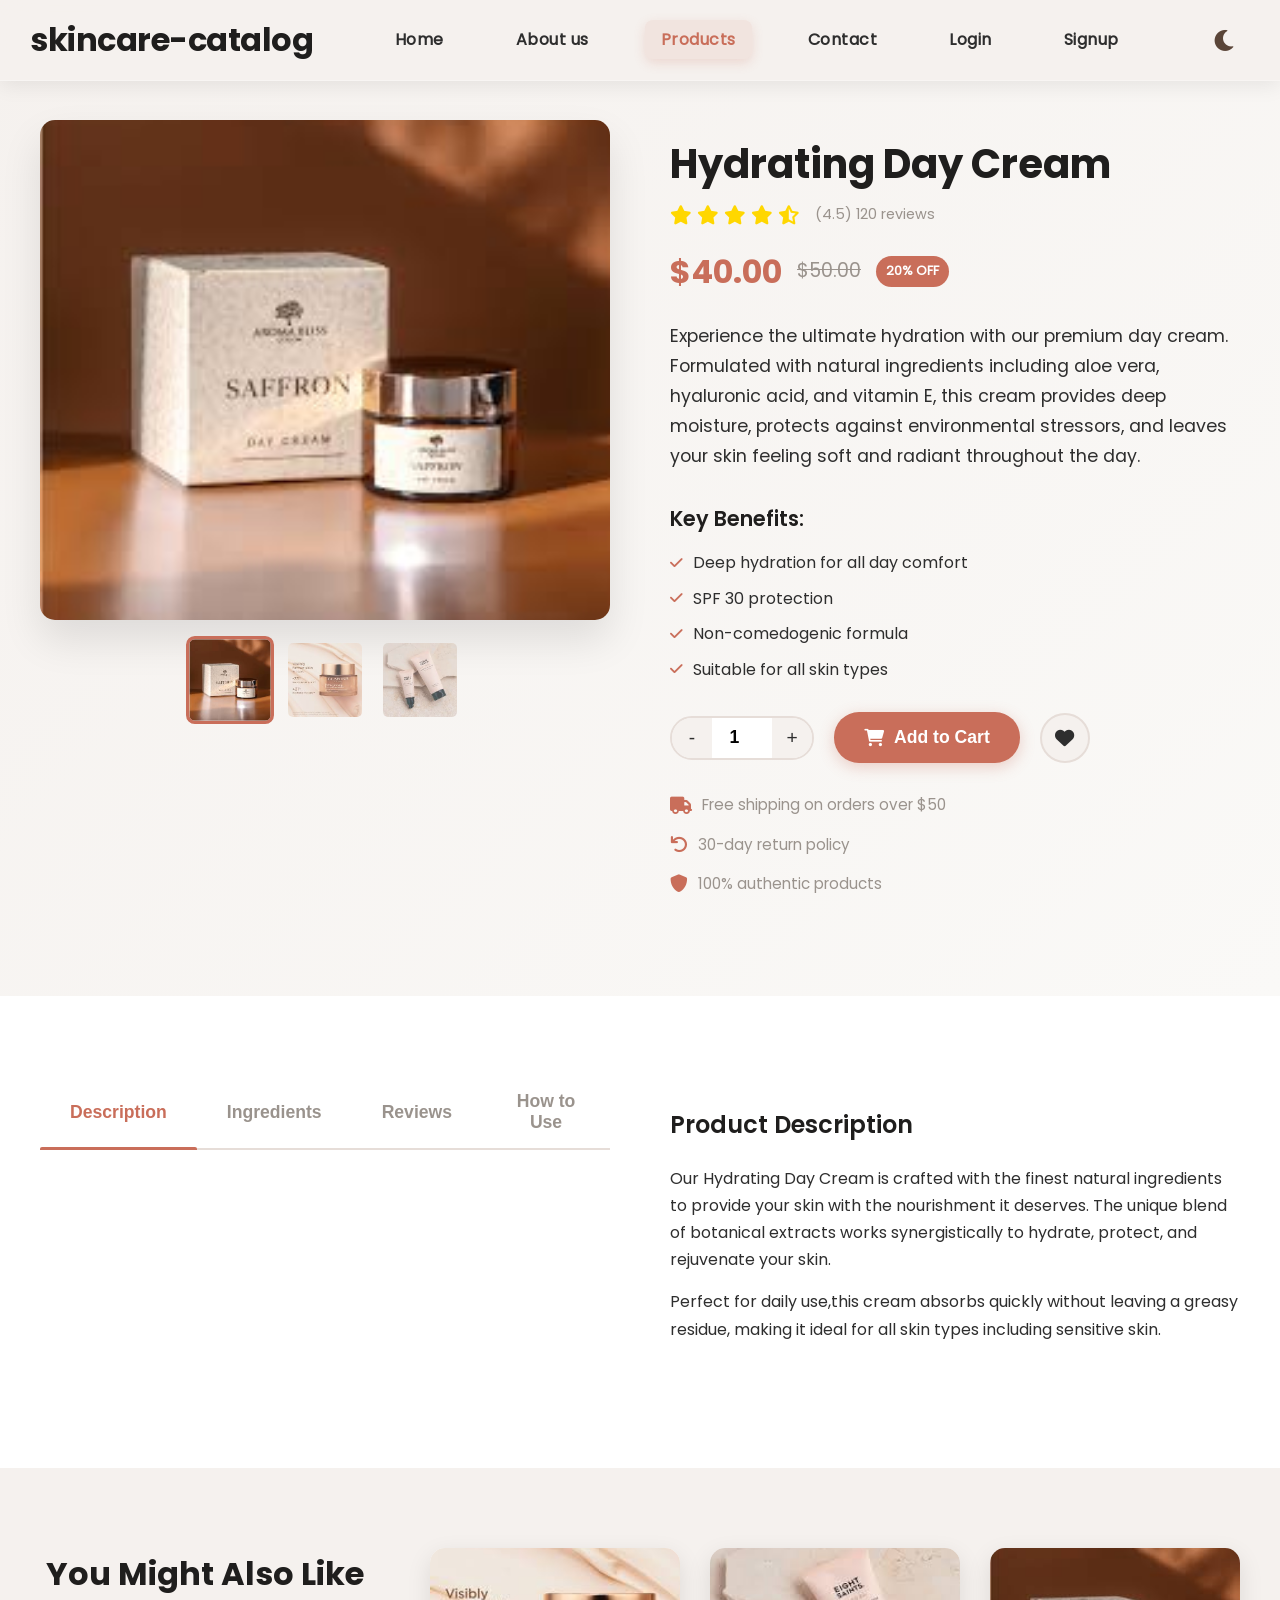
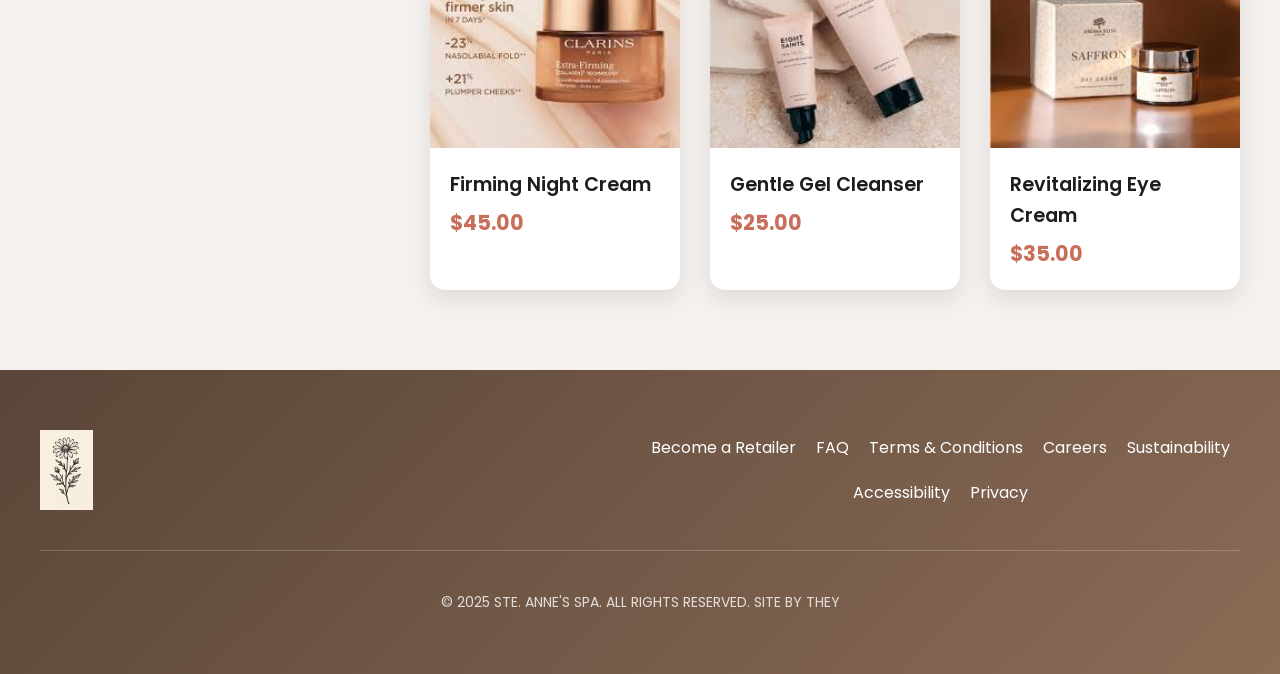
<file: product.html>
<!DOCTYPE html>
<html lang="en">
<head>
    <meta charset="UTF-8">
    <meta name="viewport" content="width=device-width, initial-scale=1.0">
    <title>Product Details - STE. ANNE'S SKIN NOURISHMENT</title>
    <link rel="stylesheet" href="./css/product.css">
    <link rel="stylesheet" href="https://cdnjs.cloudflare.com/ajax/libs/font-awesome/6.0.0/css/all.min.css">
</head>
<body>
    <!-- Navigation -->
    <nav class="navbar">
        <div class="nav-container">
            <div class="nav-logo">
                <span>skincare-catalog</span>
            </div>
            <ul class="nav-pgs">
                <li class="nav-pg"><a href="index.html" class="nav-link">Home</a></li>
                <li class="nav-pg"><a href="About-us.html" class="nav-link">About us</a></li>
                <li class="nav-pg"><a href="products.html" class="nav-link active">Products</a></li>
                <li class="nav-pg"><a href="contact.html" class="nav-link">Contact</a></li>
                <li class="nav-pg"><a href="login.html" class="nav-link">Login</a></li>
                <li class="nav-pg"><a href="sign-up.html" class="nav-link">Signup</a></li>
            </ul>
            <button id="theme-toggle" class="theme-toggle" aria-label="Toggle theme">
                <i class="fas fa-moon"></i>
            </button>
        </div>
    </nav>

    <!-- Product Details Section -->
    <section class="product-details">
        <div class="container">
            <div class="product-gallery">
                <div class="main-image">
                    <img src="./images/daycream.jpeg" alt="Day Cream" id="main-product-image">
                </div>
                <div class="thumbnail-gallery">
                    <img src="./images/daycream.jpeg" alt="Day Cream View 1" class="thumbnail active" onclick="changeImage('./images/daycream.jpeg')">
                    <img src="./images/firmingcream.jpeg" alt="Day Cream View 2" class="thumbnail" onclick="changeImage('./images/firmingcream.jpeg')">
                    <img src="./images/gelcleanser.jpeg" alt="Day Cream View 3" class="thumbnail" onclick="changeImage('./images/gelcleanser.jpeg')">
                </div>
            </div>
            <div class="product-info">
                <h1 class="product-title">Hydrating Day Cream</h1>
                <div class="product-rating">
                    <i class="fas fa-star"></i>
                    <i class="fas fa-star"></i>
                    <i class="fas fa-star"></i>
                    <i class="fas fa-star"></i>
                    <i class="fas fa-star-half-alt"></i>
                    <span>(4.5) 120 reviews</span>
                </div>
                <div class="product-price">
                    <span class="current-price">$40.00</span>
                    <span class="original-price">$50.00</span>
                    <span class="discount">20% OFF</span>
                </div>
                <p class="product-description">
                    Experience the ultimate hydration with our premium day cream. Formulated with natural ingredients including aloe vera, hyaluronic acid, and vitamin E, this cream provides deep moisture, protects against environmental stressors, and leaves your skin feeling soft and radiant throughout the day.
                </p>
                <div class="product-benefits">
                    <h3>Key Benefits:</h3>
                    <ul>
                        <li><i class="fas fa-check"></i> Deep hydration for all day comfort</li>
                        <li><i class="fas fa-check"></i> SPF 30 protection</li>
                        <li><i class="fas fa-check"></i> Non-comedogenic formula</li>
                        <li><i class="fas fa-check"></i> Suitable for all skin types</li>
                    </ul>
                </div>
                <div class="product-actions">
                    <div class="quantity-selector">
                        <button class="qty-btn" onclick="decreaseQty()">-</button>
                        <input type="number" id="quantity" value="1" min="1" max="10">
                        <button class="qty-btn" onclick="increaseQty()">+</button>
                    </div>
                    <button class="add-to-cart-btn">
                        <i class="fas fa-shopping-cart"></i> Add to Cart
                    </button>
                    <button class="wishlist-btn">
                        <i class="fas fa-heart"></i>
                    </button>
                </div>
                <div class="product-meta">
                    <div class="meta-item">
                        <i class="fas fa-truck"></i>
                        <span>Free shipping on orders over $50</span>
                    </div>
                    <div class="meta-item">
                        <i class="fas fa-undo"></i>
                        <span>30-day return policy</span>
                    </div>
                    <div class="meta-item">
                        <i class="fas fa-shield-alt"></i>
                        <span>100% authentic products</span>
                    </div>
                </div>
            </div>
        </div>
    </section>

    <!-- Product Tabs Section -->
    <section class="product-tabs">
        <div class="container">
            <div class="tabs">
                <button class="tab-btn active" onclick="openTab('description')">Description</button>
                <button class="tab-btn" onclick="openTab('ingredients')">Ingredients</button>
                <button class="tab-btn" onclick="openTab('reviews')">Reviews</button>
                <button class="tab-btn" onclick="openTab('how-to-use')">How to Use</button>
            </div>
            <div id="description" class="tab-content active">
                <h3>Product Description</h3>
                <p>Our Hydrating Day Cream is crafted with the finest natural ingredients to provide your skin with the nourishment it deserves. The unique blend of botanical extracts works synergistically to hydrate, protect, and rejuvenate your skin.</p>
                <p>Perfect for daily use,this cream absorbs quickly without leaving a greasy residue, making it ideal for all skin types including sensitive skin.</p>
            </div>
            <div id="ingredients" class="tab-content">
                <h3>Ingredients</h3>
                <p><strong>Key Ingredients:</strong></p>
                <ul>
                    <li><strong>Aloe Vera:</strong> Soothes and hydrates the skin</li>
                    <li><strong>Hyaluronic Acid:</strong> Retains moisture and plumps the skin</li>
                    <li><strong>Vitamin E:</strong> Antioxidant protection</li>
                    <li><strong>Green Tea Extract:</strong> Anti-inflammatory properties</li>
                    <li><strong>Shea Butter:</strong> Nourishes and softens</li>
                </ul>
            </div>
            <div id="reviews" class="tab-content">
                <h3>Customer Reviews</h3>
                <div class="review">
                    <div class="review-header">
                        <span class="reviewer-name">Sarah M.</span>
                        <div class="review-rating">
                            <i class="fas fa-star"></i><i class="fas fa-star"></i><i class="fas fa-star"></i><i class="fas fa-star"></i><i class="fas fa-star"></i>
                        </div>
                    </div>
                    <p>"Absolutely love this day cream! My skin feels so hydrated and looks radiant. Will definitely repurchase."</p>
                </div>
                <div class="review">
                    <div class="review-header">
                        <span class="reviewer-name">Emily R.</span>
                        <div class="review-rating">
                            <i class="fas fa-star"></i><i class="fas fa-star"></i><i class="fas fa-star"></i><i class="fas fa-star"></i><i class="fas fa-star-half-alt"></i>
                        </div>
                    </div>
                    <p>"Great product, absorbs quickly and doesn't clog pores.The scent is lovely too."</p>
                </div>
            </div>
            <div id="how-to-use" class="tab-content">
                <h3>How to Use</h3>
                <ol>
                    <li>Cleanse your face thoroughly</li>
                    <li>Apply apea-sized amount to your face and neck</li>
                    <li>Gently massage in circular motions until fully absorbed</li>
                    <li>Use morning and/or evening for best results</li>
                    <li>Follow with sunscreen during the day</li>
                </ol>
            </div>
        </div>
    </section>

    <!-- Related Products Section -->
    <section class="related-products">
        <div class="container">
            <h2>You Might Also Like</h2>
            <div class="related-grid">
                <div class="related-card">
                    <img src="./images/firmingcream.jpeg" alt="Firming Cream">
                    <h3>Firming Night Cream</h3>
                    <span>$45.00</span>
                </div>
                <div class="related-card">
                    <img src="./images/gelcleanser.jpeg" alt="Gel Cleanser">
                    <h3>Gentle Gel Cleanser</h3>
                    <span>$25.00</span>
                </div>
                <div class="related-card">
                    <img src="./images/daycream.jpeg" alt="Eye Cream">
                    <h3>Revitalizing Eye Cream</h3>
                    <span>$35.00</span>
                </div>
            </div>
        </div>
    </section>

    <!-- Footer -->
    <footer>
        <div class="footer-container">
            <div class="footer-top">
                <div class="footer-logo-social">
                    <img src="./images/flower.jpg" alt="STE. ANNE'S SKIN NOURISHMENT Logo">
                </div>
                <div class="footer-links">
                    <a href="#"> Become a Retailer </a>
                    <a href="#"> FAQ </a>
                    <a href="#"> Terms & Conditions</a>
                    <a href="#"> Careers </a>
                    <a href="#"> Sustainability </a>
                    <a href="#"> Accessibility </a>
                    <a href="#">  Privacy </a>
                </div>
            </div>
            <div class="footer-bottom">
                <div class="copy">
                    © 2025 STE. ANNE'S SPA. ALL RIGHTS RESERVED. SITE BY THEY
                </div>
            </div>
        </div>
    </footer>


</body>
</html>
</file>
<file: css/product.css>
/* Reset and Base Styles */
* {
    margin: 0;
    padding: 0;
    box-sizing: border-box;
}

:root {
    /* Base Background */
    --bg-main: #f5f1ee;
    --bg-white: #ffffff;
    --bg-light: #faf9f7;

    /* Text Colors */
    --text-main: #2e2e2e;
    --text-heading: #1f1e1d;
    --text-light: #6f6b67;
    --text-muted: #9a938d;

    /* Accent Colors */
    --accent-terra: #c96e5a;
    --accent-terra-dark: #b55f4f;
    --accent-terra-light: #d8a094;

    /* Neutral / Brown Shades */
    --brown-soft: #a47d67;
    --brown-medium: #8a6b56;
    --brown-dark: #5a4538;

    /* Card / Box Background */
    --card-bg: #ffffff;
    --card-shadow: rgba(0, 0, 0, 0.1);
    --card-shadow-hover: rgba(0, 0, 0, 0.15);

    /* Lines / Borders */
    --line-color: #e6ddd8;
    --border-radius: 15px;
    --border-radius-small: 8px;

    /* Buttons */
    --btn-bg: #c96e5a;
    --btn-bg-hover: #b55f4f;
    --btn-text: #ffffff;
    --btn-secondary: #f5f1ee;
    --btn-secondary-hover: #e6ddd8;

    /* Transitions */
    --transition-fast: 0.2s ease;
    --transition-normal: 0.3s ease;
    --transition-slow: 0.5s ease;
}

/* Font Imports */
@font-face {
    font-family: "poppins";
    src: url(../Bricolage_Grotesque,Poppins/Poppins/Poppins-Regular.ttf);
}

@font-face {
    font-family: "poppins-medium";
    src: url(../Bricolage_Grotesque,Poppins/Poppins/Poppins-Medium.ttf);
}

@font-face {
    font-family: "poppins-semibold";
    src: url(../Bricolage_Grotesque,Poppins/Poppins/Poppins-SemiBold.ttf);
}

@font-face {
    font-family: "poppins-bold";
    src: url(../Bricolage_Grotesque,Poppins/Poppins/Poppins-Bold.ttf);
}

body {
    font-family: "poppins", sans-serif;
    background-color: var(--bg-main);
    color: var(--text-main);
    line-height: 1.6;
    overflow-x: hidden;
}

/* Navigation Styles */
.navbar {
    position: fixed;
    top: 0;
    width: 100%;
    background: rgba(245, 241, 238, 0.95);
    backdrop-filter: blur(20px);
    -webkit-backdrop-filter: blur(20px);
    border-bottom: 1px solid rgba(255, 255, 255, 0.3);
    box-shadow: 0 4px 20px rgba(0, 0, 0, 0.08);
    z-index: 1000;
    transition: all 0.3s cubic-bezier(0.4, 0, 0.2, 1);
}

.nav-container {
    max-width: 1400px;
    margin: 0 auto;
    padding: 0 30px;
    display: flex;
    justify-content: space-between;
    align-items: center;
    height: 80px;
    position: relative;
}

.nav-logo {
    display: flex;
    align-items: center;
    font-size: 2rem;
    font-weight: 800;
    color: var(--text-heading);
    text-decoration: none;
    font-family: "poppins-bold";
    letter-spacing: -0.5px;
    position: relative;
    transition: all 0.3s ease;
}

.nav-logo:hover {
    transform: scale(1.05);
    color: var(--accent-terra);
}

.nav-pgs {
    display: flex;
    list-style: none;
    gap: 2.5rem;
    align-items: center;
}

.nav-link {
    text-decoration: none;
    color: var(--text-main);
    font-weight: 600;
    font-size: 1rem;
    position: relative;
    transition: all 0.3s cubic-bezier(0.4, 0, 0.2, 1);
    padding: 8px 16px;
    border-radius: 8px;
    letter-spacing: 0.5px;
}

.nav-link:hover,
.nav-link.active {
    color: var(--accent-terra);
    background: rgba(201, 110, 90, 0.1);
    transform: translateY(-2px);
    box-shadow: 0 4px 12px rgba(201, 110, 90, 0.2);
}

.theme-toggle {
    background: none;
    border: none;
    color: var(--brown-dark);
    font-size: 1.5rem;
    cursor: pointer;
    padding: 10px;
    border-radius: 50%;
    transition: all 0.3s ease;
    display: flex;
    align-items: center;
    justify-content: center;
    width: 50px;
    height: 50px;
}

.theme-toggle:hover {
    background: rgba(201, 110, 90, 0.1);
    transform: scale(1.1);
}

/* Product Details Section */
.product-details {
    padding: 120px 20px 80px;
    background: linear-gradient(135deg, var(--bg-main) 0%, var(--bg-light) 100%);
}

.container {
    max-width: 1200px;
    margin: 0 auto;
    display: grid;
    grid-template-columns: 1fr 1fr;
    gap: 60px;
    align-items: start;
}

.product-gallery {
    display: flex;
    flex-direction: column;
    gap: 20px;
}

.main-image {
    position: relative;
    border-radius: var(--border-radius);
    overflow: hidden;
    box-shadow: 0 20px 40px var(--card-shadow);
    transition: transform var(--transition-normal);
}

.main-image:hover {
    transform: scale(1.02);
}

.main-image img {
    width: 100%;
    height: 500px;
    object-fit: cover;
    display: block;
    transition: transform var(--transition-normal);
}

.main-image:hover img {
    transform: scale(1.05);
}

.thumbnail-gallery {
    display: flex;
    gap: 15px;
    justify-content: center;
}

.thumbnail {
    width: 80px;
    height: 80px;
    border-radius: var(--border-radius-small);
    overflow: hidden;
    cursor: pointer;
    border: 3px solid transparent;
    transition: all var(--transition-fast);
    opacity: 0.7;
}

.thumbnail:hover,
.thumbnail.active {
    border-color: var(--accent-terra);
    opacity: 1;
    transform: scale(1.1);
}

.thumbnail img {
    width: 100%;
    height: 100%;
    object-fit: cover;
}

/* Product Info */
.product-info {
    padding: 20px 0;
}

.product-title {
    font-family: "poppins-bold";
    font-size: 2.5rem;
    color: var(--text-heading);
    margin-bottom: 15px;
    line-height: 1.2;
}

.product-rating {
    display: flex;
    align-items: center;
    gap: 5px;
    margin-bottom: 20px;
}

.product-rating i {
    color: #ffd700;
    font-size: 1.2rem;
}

.product-rating span {
    color: var(--text-muted);
    font-size: 0.9rem;
    margin-left: 10px;
}

.product-price {
    display: flex;
    align-items: center;
    gap: 15px;
    margin-bottom: 25px;
}

.current-price {
    font-family: "poppins-bold";
    font-size: 2rem;
    color: var(--accent-terra);
}

.original-price {
    font-size: 1.2rem;
    color: var(--text-muted);
    text-decoration: line-through;
}

.discount {
    background: var(--accent-terra);
    color: var(--btn-text);
    padding: 5px 10px;
    border-radius: 20px;
    font-size: 0.8rem;
    font-weight: 600;
}

.product-description {
    font-size: 1.1rem;
    line-height: 1.7;
    color: var(--text-main);
    margin-bottom: 30px;
}

.product-benefits {
    margin-bottom: 30px;
}

.product-benefits h3 {
    font-family: "poppins-semibold";
    font-size: 1.3rem;
    color: var(--text-heading);
    margin-bottom: 15px;
}

.product-benefits ul {
    list-style: none;
    padding: 0;
}

.product-benefits li {
    display: flex;
    align-items: center;
    gap: 10px;
    margin-bottom: 10px;
    color: var(--text-main);
}

.product-benefits i {
    color: var(--accent-terra);
    font-size: 0.9rem;
}

/* Product Actions */
.product-actions {
    display: flex;
    align-items: center;
    gap: 20px;
    margin-bottom: 30px;
}

.quantity-selector {
    display: flex;
    align-items: center;
    border: 2px solid var(--line-color);
    border-radius: 25px;
    overflow: hidden;
}

.qty-btn {
    background: var(--btn-secondary);
    border: none;
    width: 40px;
    height: 40px;
    cursor: pointer;
    font-size: 1.2rem;
    color: var(--text-main);
    transition: all var(--transition-fast);
}

.qty-btn:hover {
    background: var(--btn-secondary-hover);
    color: var(--accent-terra);
}

#quantity {
    width: 60px;
    height: 40px;
    text-align: center;
    border: none;
    font-size: 1.1rem;
    font-weight: 600;
    background: var(--bg-white);
}

.add-to-cart-btn {
    background: var(--btn-bg);
    color: var(--btn-text);
    border: none;
    padding: 15px 30px;
    border-radius: 25px;
    font-size: 1.1rem;
    font-weight: 600;
    cursor: pointer;
    transition: all var(--transition-normal);
    display: flex;
    align-items: center;
    gap: 10px;
    box-shadow: 0 4px 15px rgba(201, 110, 90, 0.3);
}

.add-to-cart-btn:hover {
    background: var(--btn-bg-hover);
    transform: translateY(-2px);
    box-shadow: 0 8px 25px rgba(201, 110, 90, 0.4);
}

.wishlist-btn {
    background: var(--btn-secondary);
    border: 2px solid var(--line-color);
    width: 50px;
    height: 50px;
    border-radius: 50%;
    cursor: pointer;
    display: flex;
    align-items: center;
    justify-content: center;
    font-size: 1.2rem;
    color: var(--text-main);
    transition: all var(--transition-normal);
}

.wishlist-btn:hover {
    background: var(--accent-terra);
    border-color: var(--accent-terra);
    color: var(--btn-text);
    transform: scale(1.1);
}

/* Product Meta */
.product-meta {
    display: flex;
    flex-direction: column;
    gap: 15px;
}

.meta-item {
    display: flex;
    align-items: center;
    gap: 10px;
    color: var(--text-muted);
    font-size: 0.95rem;
}

.meta-item i {
    color: var(--accent-terra);
    font-size: 1.1rem;
}

/* Product Tabs */
.product-tabs {
    padding: 80px 20px;
    background: var(--bg-white);
}

.tabs {
    display: flex;
    justify-content: center;
    margin-bottom: 40px;
    border-bottom: 2px solid var(--line-color);
}

.tab-btn {
    background: none;
    border: none;
    padding: 15px 30px;
    font-size: 1.1rem;
    font-weight: 600;
    color: var(--text-muted);
    cursor: pointer;
    transition: all var(--transition-fast);
    position: relative;
}

.tab-btn.active,
.tab-btn:hover {
    color: var(--accent-terra);
}

.tab-btn.active::after {
    content: '';
    position: absolute;
    bottom: -2px;
    left: 0;
    right: 0;
    height: 3px;
    background: var(--accent-terra);
    border-radius: 2px 2px 0 0;
}

.tab-content {
    display: none;
    max-width: 800px;
    margin: 0 auto;
    padding: 30px 0;
}

.tab-content.active {
    display: block;
}

.tab-content h3 {
    font-family: "poppins-semibold";
    font-size: 1.5rem;
    color: var(--text-heading);
    margin-bottom: 20px;
}

.tab-content p {
    margin-bottom: 15px;
    line-height: 1.7;
}

.tab-content ul,
.tab-content ol {
    margin-left: 20px;
    margin-bottom: 15px;
}

.tab-content li {
    margin-bottom: 8px;
}

/* Reviews */
.review {
    border-bottom: 1px solid var(--line-color);
    padding: 20px 0;
}

.review:last-child {
    border-bottom: none;
}

.review-header {
    display: flex;
    justify-content: space-between;
    align-items: center;
    margin-bottom: 10px;
}

.reviewer-name {
    font-weight: 600;
    color: var(--text-heading);
}

.review-rating i {
    color: #ffd700;
}

/* Related Products */
.related-products {
    padding: 80px 20px;
    background: var(--bg-main);
}

.related-products h2 {
    text-align: center;
    font-family: "poppins-bold";
    font-size: 2rem;
    color: var(--text-heading);
    margin-bottom: 50px;
}

.related-grid {
    display: grid;
    grid-template-columns: repeat(auto-fit, minmax(250px, 1fr));
    gap: 30px;
    max-width: 1000px;
    margin: 0 auto;
}

.related-card {
    background: var(--card-bg);
    border-radius: var(--border-radius);
    overflow: hidden;
    box-shadow: 0 8px 25px var(--card-shadow);
    transition: all var(--transition-normal);
    cursor: pointer;
}

.related-card:hover {
    transform: translateY(-10px);
    box-shadow: 0 15px 40px var(--card-shadow-hover);
}

.related-card img {
    width: 100%;
    height: 200px;
    object-fit: cover;
    transition: transform var(--transition-normal);
}

.related-card:hover img {
    transform: scale(1.05);
}

.related-card h3 {
    font-family: "poppins-semibold";
    font-size: 1.2rem;
    color: var(--text-heading);
    padding: 15px 20px 5px;
}

.related-card span {
    font-family: "poppins-bold";
    font-size: 1.3rem;
    color: var(--accent-terra);
    padding: 0 20px 20px;
    display: block;
}

/* Footer */
footer {
    background: linear-gradient(135deg, var(--brown-dark) 0%, var(--brown-medium) 100%);
    color: var(--btn-text);
    padding: 60px 20px 40px;
    font-family: "poppins";
}

.footer-container {
    max-width: 1200px;
    margin: 0 auto;
}

.footer-top {
    display: flex;
    justify-content: space-between;
    align-items: center;
    flex-wrap: wrap;
    gap: 40px;
    margin-bottom: 40px;
}

.footer-logo-social {
    display: flex;
    flex-direction: column;
    align-items: flex-start;
    gap: 20px;
}

.footer-logo-social img {
    height: 80px;
    object-fit: contain;
}

.footer-links {
    display: flex;
    flex-wrap: wrap;
    gap: 20px;
    justify-content: center;
    flex: 1;
    max-width: 600px;
}

.footer-links a {
    color: var(--btn-text);
    text-decoration: none;
    font-size: 16px;
    font-weight: 500;
    transition: color 0.3s ease;
}

.footer-links a:hover {
    color: var(--accent-terra);
}

.footer-bottom {
    border-top: 1px solid rgba(255, 255, 255, 0.2);
    padding-top: 40px;
    text-align: center;
}

.copy {
    font-size: 14px;
    color: rgba(255, 255, 255, 0.8);
    margin-bottom: 20px;
}

/* Responsive Design */
@media (max-width: 768px) {
    .container {
        grid-template-columns: 1fr;
        gap: 40px;
    }

    .product-title {
        font-size: 2rem;
    }

    .main-image img {
        height: 400px;
    }

    .product-actions {
        flex-wrap: wrap;
        gap: 15px;
    }

    .tabs {
        flex-wrap: wrap;
    }

    .tab-btn {
        padding: 12px 20px;
        font-size: 1rem;
    }

    .related-grid {
        grid-template-columns: repeat(auto-fit, minmax(200px, 1fr));
        gap: 20px;
    }
}

@media (max-width: 480px) {
    .nav-container {
        padding: 0 15px;
    }

    .nav-pgs {
        display: none;
    }

    .product-details {
        padding: 100px 15px 60px;
    }

    .product-title {
        font-size: 1.8rem;
    }

    .main-image img {
        height: 300px;
    }

    .thumbnail-gallery {
        gap: 10px;
    }

    .thumbnail {
        width: 60px;
        height: 60px;
    }

    .product-actions {
        flex-direction: column;
        align-items: stretch;
    }

    .add-to-cart-btn {
        justify-content: center;
    }

    .tabs {
        gap: 5px;
    }

    .tab-btn {
        padding: 10px 15px;
        font-size: 0.9rem;
    }

    .related-products h2 {
        font-size: 1.5rem;
    }
}

/* Animations */
@keyframes fadeInUp {
    from {
        opacity: 0;
        transform: translateY(30px);
    }
    to {
        opacity: 1;
        transform: translateY(0);
    }
}

.product-details,
.product-tabs,
.related-products {
    animation: fadeInUp 0.8s ease-out;
}

/* Loading States */
.add-to-cart-btn.loading {
    pointer-events: none;
    position: relative;
}

.add-to-cart-btn.loading::after {
    content: '';
    position: absolute;
    width: 20px;
    height: 20px;
    border: 2px solid transparent;
    border-top: 2px solid var(--btn-text);
    border-radius: 50%;
    animation: spin 1s linear infinite;
    right: 15px;
}

@keyframes spin {
    0% { transform: rotate(0deg); }
    100% { transform: rotate(360deg); }
}

/* Focus States for Accessibility */
.tab-btn:focus,
.qty-btn:focus,
.add-to-cart-btn:focus,
.wishlist-btn:focus {
    outline: 2px solid var(--accent-terra);
    outline-offset: 2px;
}

/* Print Styles */
@media print {
    .navbar,
    .product-actions,
    .tabs,
    footer {
        display: none;
    }

    .product-details {
        padding: 0;
    }
}
</file>
